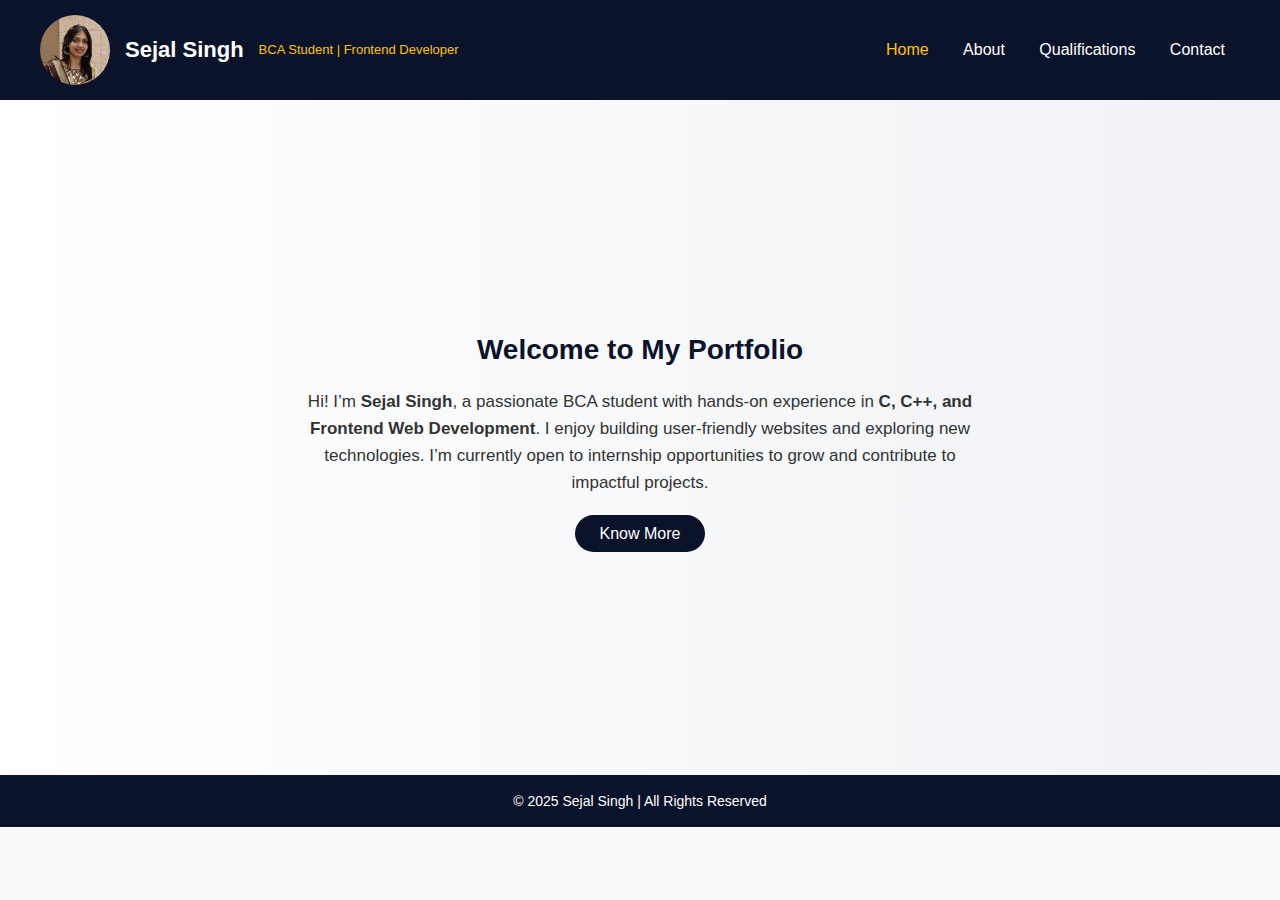
<file: index.html>
<!DOCTYPE html>
<html lang="en">
<head>
  <meta charset="UTF-8" />
  <meta name="viewport" content="width=device-width, initial-scale=1.0" />

  <!-- Title (unique per page) -->
  <title>Sejal Singh | Portfolio</title>

  <!-- SEO Meta -->
  <meta name="description" content="Portfolio website of Sejal Singh — BCA Student and Frontend Developer skilled in C, C++, HTML, CSS, and JavaScript." />
  <meta name="keywords" content="Sejal Singh, Portfolio, Frontend Developer, BCA, HTML, CSS, JavaScript, Varanasi" />
  <meta name="author" content="Sejal Singh" />

  <!-- Favicon -->
  <link rel="icon" type="image/png" href="favicon.png" />

  <!-- Open Graph Meta (for LinkedIn / social preview) -->
  <meta property="og:title" content="Sejal Singh | Portfolio" />
  <meta property="og:description" content="Explore the portfolio of Sejal Singh — a BCA student and aspiring Frontend Developer." />
  <meta property="og:image" content="preview.png" />
  <meta property="og:type" content="website" />
  <meta property="og:url" content="https://myportfolio8015.netlify.app" />

  <link rel="stylesheet" href="style.css" />
</head>

<body>

  <header class="navbar">
    <div class="logo">
      <img src="Pfp.jpg" alt="Sejal Singh" />
      <h1>Sejal Singh</h1>
      <p>BCA Student | Frontend Developer</p>
    </div>
    <nav>
      <a href="index.html" class="active">Home</a>
      <a href="aboutme.html">About</a>
      <a href="qualification.html">Qualifications</a>
      <a href="contactme.html">Contact</a>
    </nav>
  </header>

  <main class="home-section">
    <div class="intro">
      <h2>Welcome to My Portfolio</h2>
      <p>
        Hi! I’m <strong>Sejal Singh</strong>, a passionate BCA student with hands-on experience 
        in <b>C, C++, and Frontend Web Development</b>. I enjoy building user-friendly websites 
        and exploring new technologies. I’m currently open to internship opportunities to grow 
        and contribute to impactful projects.
      </p>
      <a href="aboutme.html" class="btn">Know More</a>
    </div>
  </main>

  <footer>
    <p>© 2025 Sejal Singh | All Rights Reserved</p>
  </footer>

</body>
</html>
</file>
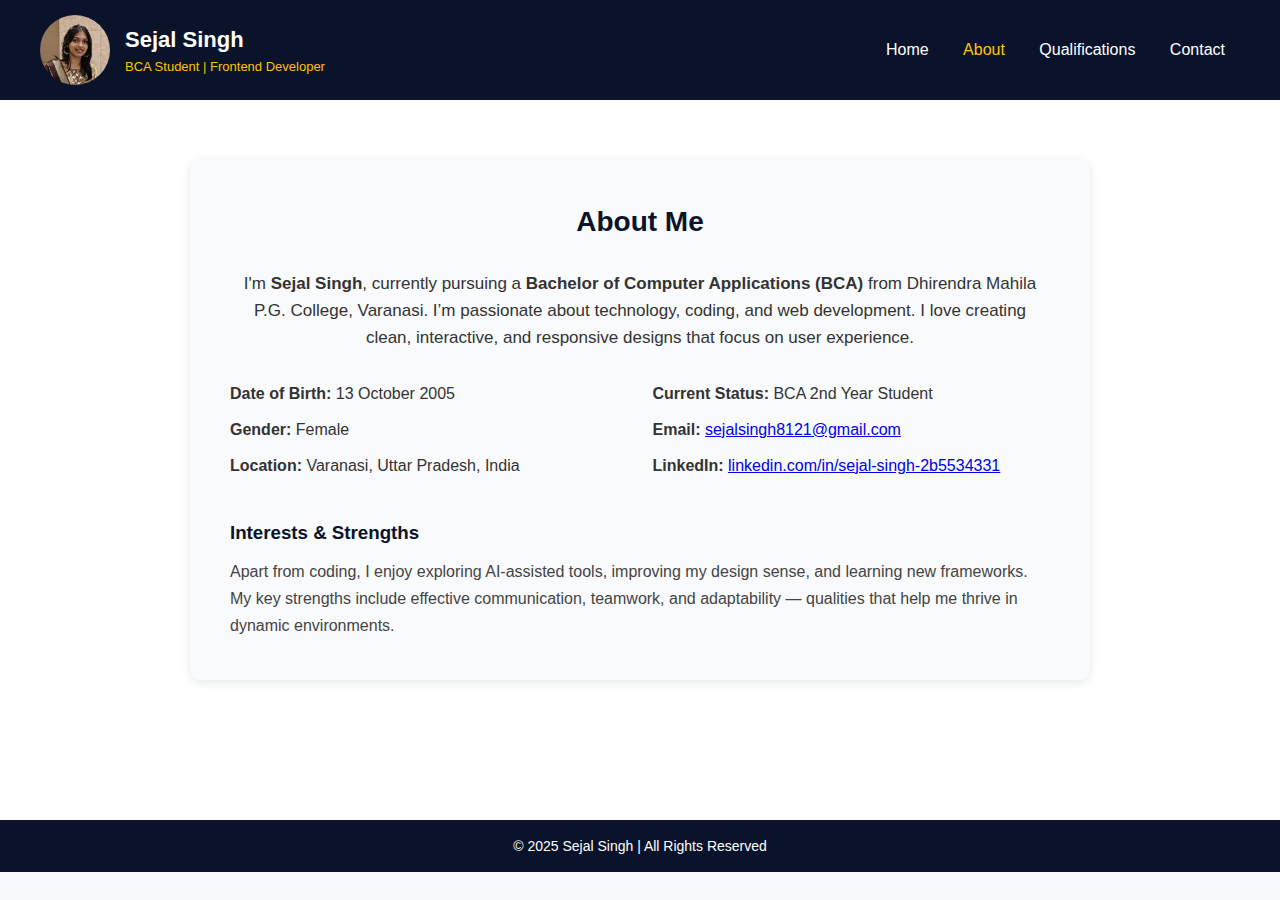
<file: aboutme.html>
<!DOCTYPE html>
<html lang="en">

<head>
  <meta charset="UTF-8" />
  <meta name="viewport" content="width=device-width, initial-scale=1.0" />

  <!-- Title (unique per page) -->
  <title>About Me | Sejal Singh</title>

  <!-- SEO Meta -->
  <meta name="description" content="Portfolio website of Sejal Singh — BCA Student and Frontend Developer skilled in C, C++, HTML, CSS, and JavaScript." />
  <meta name="keywords" content="Sejal Singh, Portfolio, Frontend Developer, BCA, HTML, CSS, JavaScript, Varanasi" />
  <meta name="author" content="Sejal Singh" />

  <!-- Favicon -->
  <link rel="icon" type="image/png" href="favicon.png" />

  <!-- Open Graph Meta (for LinkedIn / social preview) -->
  <meta property="og:title" content="Sejal Singh | Portfolio" />
  <meta property="og:description" content="Explore the portfolio of Sejal Singh — a BCA student and aspiring Frontend Developer." />
  <meta property="og:image" content="preview.png" />
  <meta property="og:type" content="website" />
  <meta property="og:url" content="https://myportfolio8015.netlify.app" />

  <link rel="stylesheet" href="style.css" />
</head>

<body>

  <header class="navbar">
    <div class="logo">
      <img src="Pfp.jpg" alt="Sejal Singh" />
      <div>
        <h1>Sejal Singh</h1>
        <p>BCA Student | Frontend Developer</p>
      </div>
    </div>
    <nav>
      <a href="index.html">Home</a>
      <a href="aboutme.html" class="active">About</a>
      <a href="qualification.html">Qualifications</a>
      <a href="contactme.html">Contact</a>
    </nav>
  </header>

  <main class="about-section">
    <div class="about-container">
      <h2>About Me</h2>
      <p class="intro-text">
        I'm <strong>Sejal Singh</strong>, currently pursuing a <b>Bachelor of Computer Applications (BCA)</b> from 
        Dhirendra Mahila P.G. College, Varanasi. I’m passionate about technology, coding, and web development. 
        I love creating clean, interactive, and responsive designs that focus on user experience.
      </p>

      <div class="info-grid">
        <div>
          <p><strong>Date of Birth:</strong> 13 October 2005</p>
          <p><strong>Gender:</strong> Female</p>
          <p><strong>Location:</strong> Varanasi, Uttar Pradesh, India</p>
        </div>
        <div>
          <p><strong>Current Status:</strong> BCA 2nd Year Student</p>
          <p><strong>Email:</strong> <a href="mailto:sejalsingh8121@gmail.com">sejalsingh8121@gmail.com</a></p>
          <p><strong>LinkedIn:</strong> 
            <a href="https://www.linkedin.com/in/sejal-singh-2b5534331" target="_blank">linkedin.com/in/sejal-singh-2b5534331</a>
          </p>
        </div>
      </div>

      <div class="about-extra">
        <h3>Interests & Strengths</h3>
        <p>
          Apart from coding, I enjoy exploring AI-assisted tools, improving my design sense, 
          and learning new frameworks. My key strengths include effective communication, teamwork, 
          and adaptability — qualities that help me thrive in dynamic environments.
        </p>
      </div>
    </div>
  </main>

  <footer>
    <p>© 2025 Sejal Singh | All Rights Reserved</p>
  </footer>

</body>
</html>
</file>
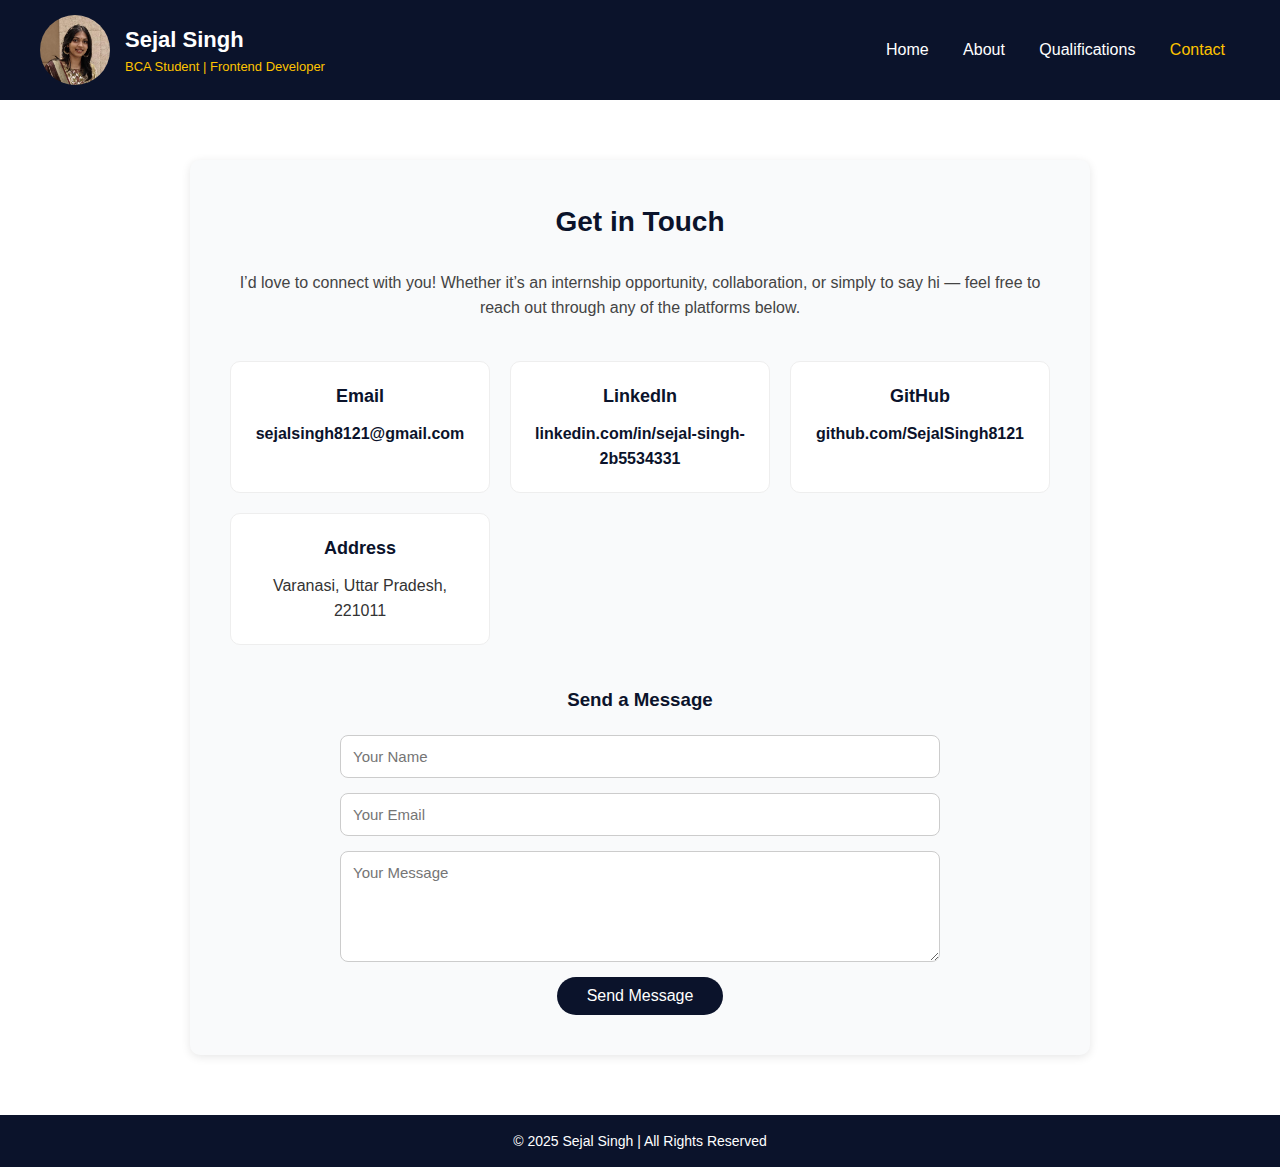
<file: contactme.html>
<!DOCTYPE html>
<html lang="en">

<head>
  <meta charset="UTF-8" />
  <meta name="viewport" content="width=device-width, initial-scale=1.0" />

  <!-- Title (unique per page) -->
  <title>Contact Me | Sejal Singh</title>

  <!-- SEO Meta -->
  <meta name="description" content="Portfolio website of Sejal Singh — BCA Student and Frontend Developer skilled in C, C++, HTML, CSS, and JavaScript." />
  <meta name="keywords" content="Sejal Singh, Portfolio, Frontend Developer, BCA, HTML, CSS, JavaScript, Varanasi" />
  <meta name="author" content="Sejal Singh" />

  <!-- Favicon -->
  <link rel="icon" type="image/png" href="favicon.png" />

  <!-- Open Graph Meta (for LinkedIn / social preview) -->
  <meta property="og:title" content="Sejal Singh | Portfolio" />
  <meta property="og:description" content="Explore the portfolio of Sejal Singh — a BCA student and aspiring Frontend Developer." />
  <meta property="og:image" content="preview.png" />
  <meta property="og:type" content="website" />
  <meta property="og:url" content="https://myportfolio8015.netlify.app" />

  <link rel="stylesheet" href="style.css" />
</head>

<body>

  <header class="navbar">
    <div class="logo">
      <img src="Pfp.jpg" alt="Sejal Singh" />
      <div>
        <h1>Sejal Singh</h1>
        <p>BCA Student | Frontend Developer</p>
      </div>
    </div>
    <nav>
      <a href="index.html">Home</a>
      <a href="aboutme.html">About</a>
      <a href="qualification.html">Qualifications</a>
      <a href="contactme.html" class="active">Contact</a>
    </nav>
  </header>

  <main class="contact-section">
    <div class="contact-container">
      <h2>Get in Touch</h2>
      <p class="contact-intro">
        I’d love to connect with you! Whether it’s an internship opportunity, collaboration, 
        or simply to say hi — feel free to reach out through any of the platforms below.
      </p>

      <!-- Contact Info -->
      <div class="contact-info">
        <div>
          <h3>Email</h3>
          <a href="mailto:sejalsingh8121@gmail.com">sejalsingh8121@gmail.com</a>
        </div>
        <div>
          <h3>LinkedIn</h3>
          <a href="https://www.linkedin.com/in/sejal-singh-2b5534331" target="_blank">
            linkedin.com/in/sejal-singh-2b5534331
          </a>
        </div>
        <div>
          <h3>GitHub</h3>
          <a href="https://github.com/SejalSingh8121" target="_blank">
            github.com/SejalSingh8121
          </a>
        </div>
        <div>
          <h3>Address</h3>
          <p>Varanasi, Uttar Pradesh, 221011</p>
        </div>
      </div>

      <!-- Contact Form -->
      <div class="contact-form">
        <h3>Send a Message</h3>
        <form>
          <input type="text" placeholder="Your Name" required />
          <input type="email" placeholder="Your Email" required />
          <textarea placeholder="Your Message" rows="5" required></textarea>
          <button type="submit">Send Message</button>
        </form>
      </div>

    </div>
  </main>

  <footer>
    <p>© 2025 Sejal Singh | All Rights Reserved</p>
  </footer>

</body>
</html>
</file>
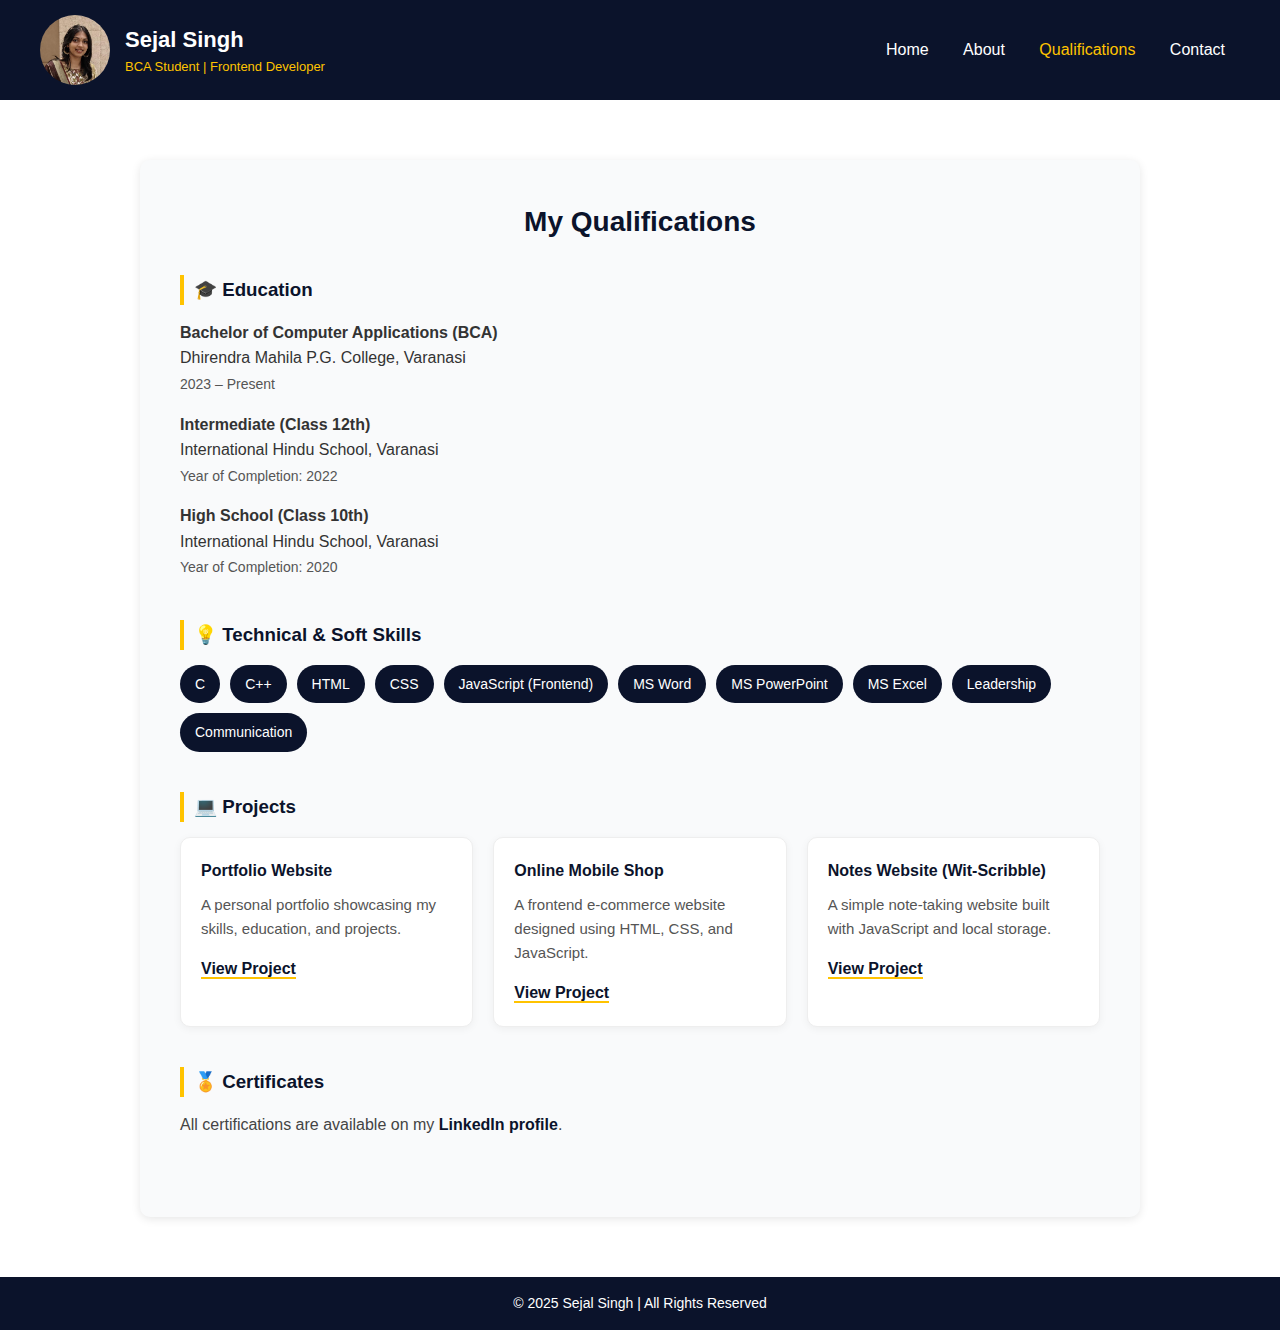
<file: qualification.html>
<!DOCTYPE html>
<html lang="en">

<head>
  <meta charset="UTF-8" />
  <meta name="viewport" content="width=device-width, initial-scale=1.0" />

  <!-- Title (unique per page) -->
  <title>Qualifications | Sejal Singh</title>

  <!-- SEO Meta -->
  <meta name="description" content="Portfolio website of Sejal Singh — BCA Student and Frontend Developer skilled in C, C++, HTML, CSS, and JavaScript." />
  <meta name="keywords" content="Sejal Singh, Portfolio, Frontend Developer, BCA, HTML, CSS, JavaScript, Varanasi" />
  <meta name="author" content="Sejal Singh" />

  <!-- Favicon -->
  <link rel="icon" type="image/png" href="favicon.png" />

  <!-- Open Graph Meta (for LinkedIn / social preview) -->
  <meta property="og:title" content="Sejal Singh | Portfolio" />
  <meta property="og:description" content="Explore the portfolio of Sejal Singh — a BCA student and aspiring Frontend Developer." />
  <meta property="og:image" content="preview.png" />
  <meta property="og:type" content="website" />
  <meta property="og:url" content="https://myportfolio8015.netlify.app" />

  <link rel="stylesheet" href="style.css" />
</head>

<body>

  <header class="navbar">
    <div class="logo">
      <img src="Pfp.jpg" alt="Sejal Singh" />
      <div>
        <h1>Sejal Singh</h1>
        <p>BCA Student | Frontend Developer</p>
      </div>
    </div>
    <nav>
      <a href="index.html">Home</a>
      <a href="aboutme.html">About</a>
      <a href="qualification.html" class="active">Qualifications</a>
      <a href="contactme.html">Contact</a>
    </nav>
  </header>

  <main class="qualification-section">
    <div class="qualification-container">

      <h2>My Qualifications</h2>

      <!-- Education Section -->
      <section class="education">
        <h3>🎓 Education</h3>
        <ul>
          <li>
            <strong>Bachelor of Computer Applications (BCA)</strong><br />
            Dhirendra Mahila P.G. College, Varanasi <br />
            <span>2023 – Present</span>
          </li>
          <li>
            <strong>Intermediate (Class 12th)</strong><br />
            International Hindu School, Varanasi <br />
            <span>Year of Completion: 2022</span>
          </li>
          <li>
            <strong>High School (Class 10th)</strong><br />
            International Hindu School, Varanasi <br />
            <span>Year of Completion: 2020</span>
          </li>
        </ul>
      </section>

      <!-- Skills Section -->
      <section class="skills">
        <h3>💡 Technical & Soft Skills</h3>
        <div class="skill-grid">
          <span>C</span>
          <span>C++</span>
          <span>HTML</span>
          <span>CSS</span>
          <span>JavaScript (Frontend)</span>
          <span>MS Word</span>
          <span>MS PowerPoint</span>
          <span>MS Excel</span>
          <span>Leadership</span>
          <span>Communication</span>
        </div>
      </section>

      <!-- Projects Section -->
      <section class="projects">
        <h3>💻 Projects</h3>
        <div class="project-grid">
          <div class="project-card">
            <h4>Portfolio Website</h4>
            <p>A personal portfolio showcasing my skills, education, and projects.</p>
            <a href="https://myportfolio8015.netlify.app/" target="_blank">View Project</a>
          </div>
          <div class="project-card">
            <h4>Online Mobile Shop</h4>
            <p>A frontend e-commerce website designed using HTML, CSS, and JavaScript.</p>
            <a href="https://mobileshop81.netlify.app/" target="_blank">View Project</a>
          </div>
          <div class="project-card">
            <h4>Notes Website (Wit-Scribble)</h4>
            <p>A simple note-taking website built with JavaScript and local storage.</p>
            <a href="https://wit-scribble.netlify.app/" target="_blank">View Project</a>
          </div>
        </div>
      </section>

      <!-- Certificates Section -->
      <section class="certificates">
        <h3>🏅 Certificates</h3>
        <p>All certifications are available on my 
          <a href="https://www.linkedin.com/in/sejal-singh-2b5534331" target="_blank">LinkedIn profile</a>.
        </p>
      </section>

    </div>
  </main>

  <footer>
    <p>© 2025 Sejal Singh | All Rights Reserved</p>
  </footer>

</body>
</html>
</file>
<file: style.css>
/* Reset */
* {
  margin: 0;
  padding: 0;
  box-sizing: border-box;
  font-family: 'Poppins', sans-serif;
}

/* Body */
body {
  background-color: #f8f9fa;
  color: #333;
  line-height: 1.6;
}

/* Navbar */
.navbar {
  background-color: #0b132b;
  color: #fff;
  display: flex;
  flex-wrap: wrap;
  align-items: center;
  justify-content: space-between;
  padding: 15px 40px;
}

.logo {
  display: flex;
  align-items: center;
  gap: 15px;
}

.logo img {
  width: 70px;
  height: 70px;
  border-radius: 50%;
}

.logo h1 {
  font-size: 22px;
}

.logo p {
  font-size: 13px;
  color: #ffc300;
}

nav a {
  color: #fff;
  text-decoration: none;
  margin: 0 15px;
  font-weight: 500;
  transition: color 0.3s ease;
}

nav a:hover,
nav a.active {
  color: #ffc300;
}

/* Home Section */
.home-section {
  display: flex;
  justify-content: center;
  align-items: center;
  min-height: 75vh;
  padding: 30px;
  background: linear-gradient(to right, #ffffff, #f0f2f5);
}

.intro {
  max-width: 700px;
  text-align: center;
}

.intro h2 {
  color: #0b132b;
  margin-bottom: 15px;
  font-size: 28px;
}

.intro p {
  margin-bottom: 25px;
  font-size: 17px;
}

.btn {
  background-color: #0b132b;
  color: #fff;
  padding: 10px 25px;
  border-radius: 25px;
  text-decoration: none;
  transition: background 0.3s ease;
}

.btn:hover {
  background-color: #ffc300;
  color: #0b132b;
}

/* Footer */
footer {
  background-color: #0b132b;
  color: #fff;
  text-align: center;
  padding: 15px;
  font-size: 14px;
}
/* About Page */
.about-section {
  display: flex;
  justify-content: center;
  align-items: flex-start;
  padding: 60px 20px;
  background-color: #ffffff;
  min-height: 80vh;
}

.about-container {
  max-width: 900px;
  background: #f9fafb;
  padding: 40px;
  border-radius: 10px;
  box-shadow: 0 2px 10px rgba(0, 0, 0, 0.1);
}

.about-container h2 {
  text-align: center;
  color: #0b132b;
  margin-bottom: 25px;
  font-size: 28px;
}

.about-container .intro-text {
  text-align: center;
  font-size: 17px;
  margin-bottom: 30px;
  color: #333;
}

.info-grid {
  display: grid;
  grid-template-columns: repeat(auto-fit, minmax(300px, 1fr));
  gap: 25px;
  margin-bottom: 30px;
}

.info-grid p {
  margin-bottom: 10px;
  font-size: 16px;
}

.about-extra h3 {
  color: #0b132b;
  margin-bottom: 10px;
}

.about-extra p {
  font-size: 16px;
  color: #444;
  line-height: 1.7;
}
/* Qualifications Page */
.qualification-section {
  display: flex;
  justify-content: center;
  align-items: flex-start;
  background-color: #ffffff;
  padding: 60px 20px;
  min-height: 80vh;
}

.qualification-container {
  max-width: 1000px;
  background: #f9fafb;
  padding: 40px;
  border-radius: 10px;
  box-shadow: 0 2px 10px rgba(0, 0, 0, 0.1);
}

.qualification-container h2 {
  text-align: center;
  color: #0b132b;
  margin-bottom: 30px;
  font-size: 28px;
}

section {
  margin-bottom: 40px;
}

section h3 {
  color: #0b132b;
  margin-bottom: 15px;
  border-left: 4px solid #ffc300;
  padding-left: 10px;
}

.education ul {
  list-style: none;
}

.education li {
  margin-bottom: 15px;
  font-size: 16px;
  line-height: 1.6;
}

.education span {
  color: #555;
  font-size: 14px;
}

/* Skills Grid */
.skill-grid {
  display: flex;
  flex-wrap: wrap;
  gap: 10px;
}

.skill-grid span {
  background: #0b132b;
  color: #fff;
  padding: 8px 15px;
  border-radius: 20px;
  font-size: 14px;
  transition: 0.3s ease;
}

.skill-grid span:hover {
  background: #ffc300;
  color: #0b132b;
}

/* Project Cards */
.project-grid {
  display: grid;
  grid-template-columns: repeat(auto-fit, minmax(280px, 1fr));
  gap: 20px;
}

.project-card {
  background: #fff;
  border: 1px solid #eee;
  padding: 20px;
  border-radius: 10px;
  box-shadow: 0 2px 8px rgba(0,0,0,0.05);
  transition: transform 0.3s ease;
}

.project-card:hover {
  transform: translateY(-5px);
}

.project-card h4 {
  color: #0b132b;
  margin-bottom: 10px;
}

.project-card p {
  font-size: 15px;
  color: #555;
  margin-bottom: 15px;
}

.project-card a {
  color: #0b132b;
  text-decoration: none;
  font-weight: 600;
  border-bottom: 2px solid #ffc300;
}

.project-card a:hover {
  color: #ffc300;
}

/* Certificates */
.certificates p {
  font-size: 16px;
  color: #444;
}

.certificates a {
  color: #0b132b;
  font-weight: 600;
  text-decoration: none;
}

.certificates a:hover {
  color: #ffc300;
}
/* Contact Page */
.contact-section {
  display: flex;
  justify-content: center;
  align-items: flex-start;
  padding: 60px 20px;
  background-color: #ffffff;
  min-height: 80vh;
}

.contact-container {
  max-width: 900px;
  background: #f9fafb;
  padding: 40px;
  border-radius: 10px;
  box-shadow: 0 2px 10px rgba(0, 0, 0, 0.1);
}

.contact-container h2 {
  text-align: center;
  color: #0b132b;
  margin-bottom: 25px;
  font-size: 28px;
}

.contact-intro {
  text-align: center;
  margin-bottom: 40px;
  font-size: 16px;
  color: #444;
}

/* Contact Info */
.contact-info {
  display: grid;
  grid-template-columns: repeat(auto-fit, minmax(250px, 1fr));
  gap: 20px;
  margin-bottom: 40px;
}

.contact-info div {
  background: #fff;
  border: 1px solid #eee;
  padding: 20px;
  border-radius: 10px;
  text-align: center;
  transition: transform 0.3s ease;
}

.contact-info div:hover {
  transform: translateY(-5px);
}

.contact-info h3 {
  color: #0b132b;
  margin-bottom: 10px;
  font-size: 18px;
}

.contact-info a {
  color: #0b132b;
  text-decoration: none;
  font-weight: 600;
}

.contact-info a:hover {
  color: #ffc300;
}

/* Contact Form */
.contact-form {
  text-align: center;
}

.contact-form h3 {
  color: #0b132b;
  margin-bottom: 20px;
}

.contact-form form {
  display: flex;
  flex-direction: column;
  align-items: center;
  gap: 15px;
}

.contact-form input,
.contact-form textarea {
  width: 100%;
  max-width: 600px;
  padding: 12px;
  border: 1px solid #ccc;
  border-radius: 8px;
  font-size: 15px;
}

.contact-form button {
  background: #0b132b;
  color: #fff;
  padding: 10px 30px;
  border: none;
  border-radius: 25px;
  font-size: 16px;
  cursor: pointer;
  transition: background 0.3s ease;
}

.contact-form button:hover {
  background: #ffc300;
  color: #0b132b;
}
</file>
